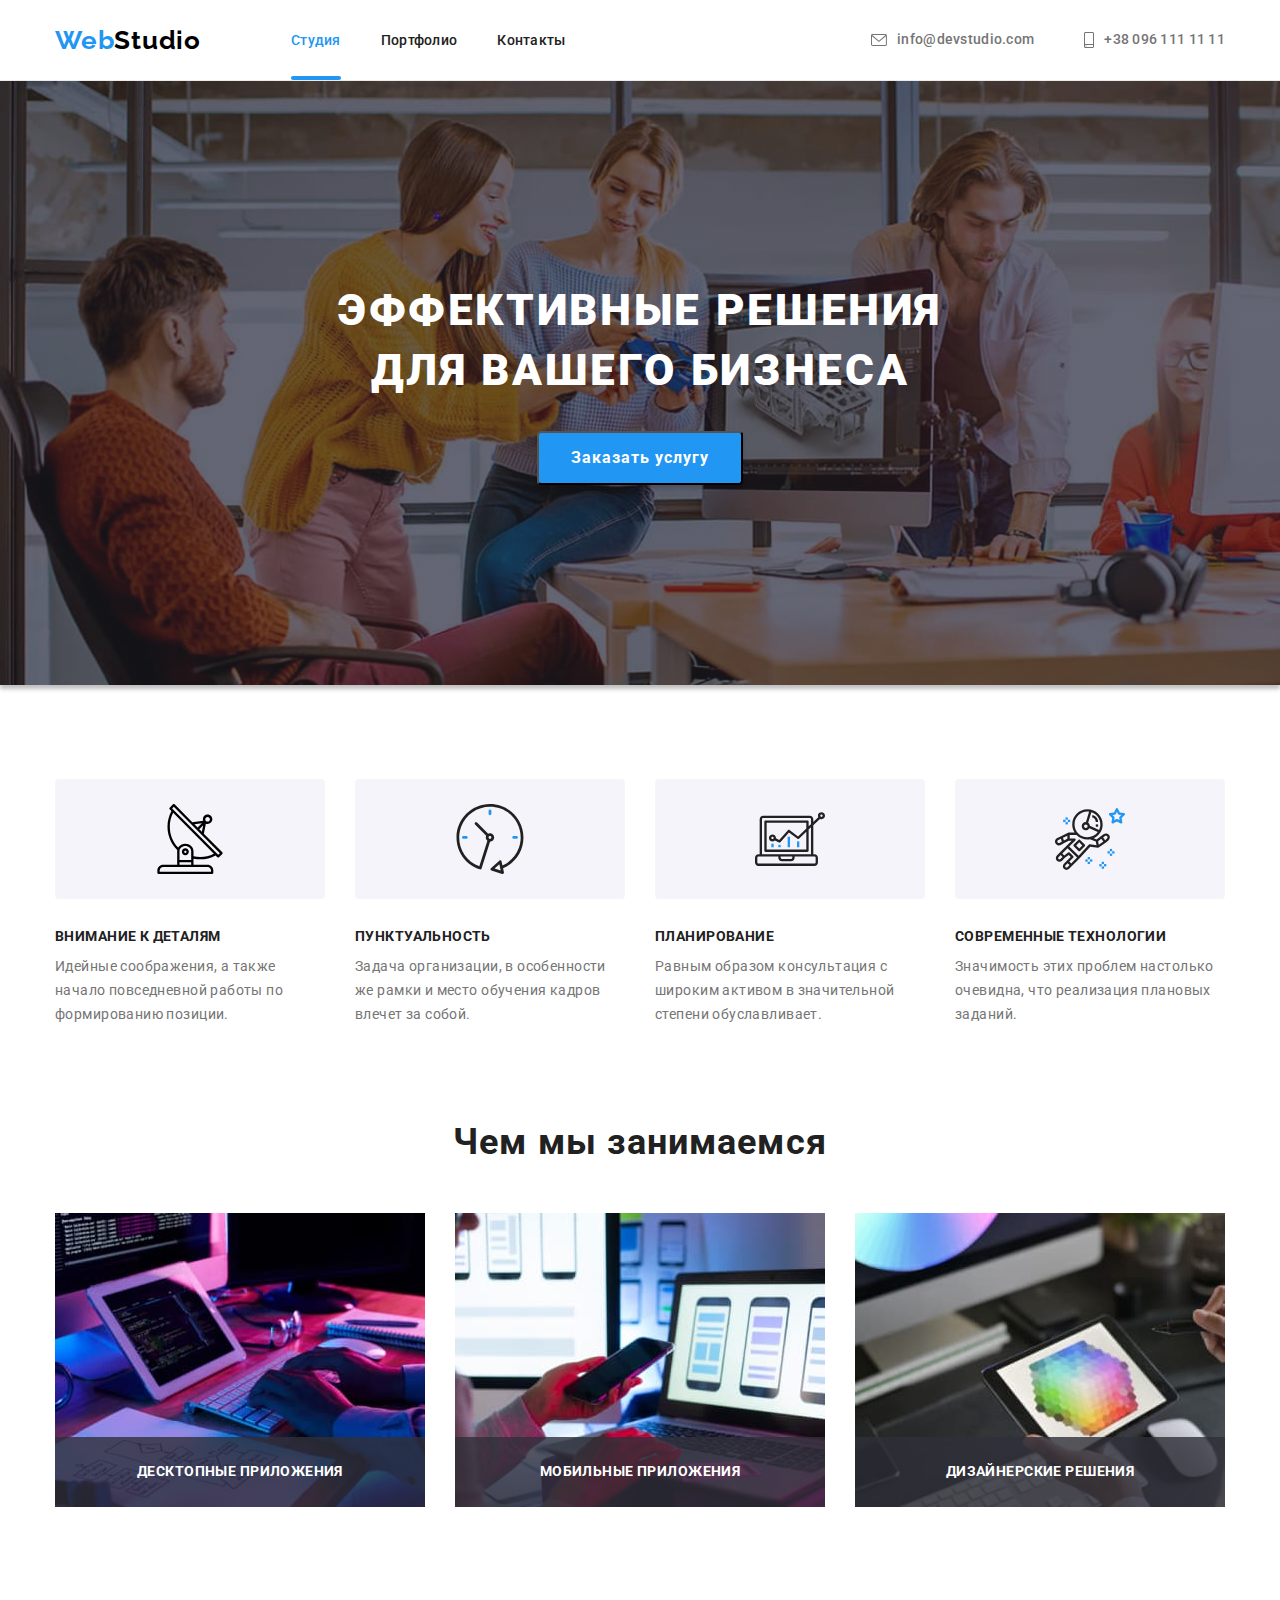
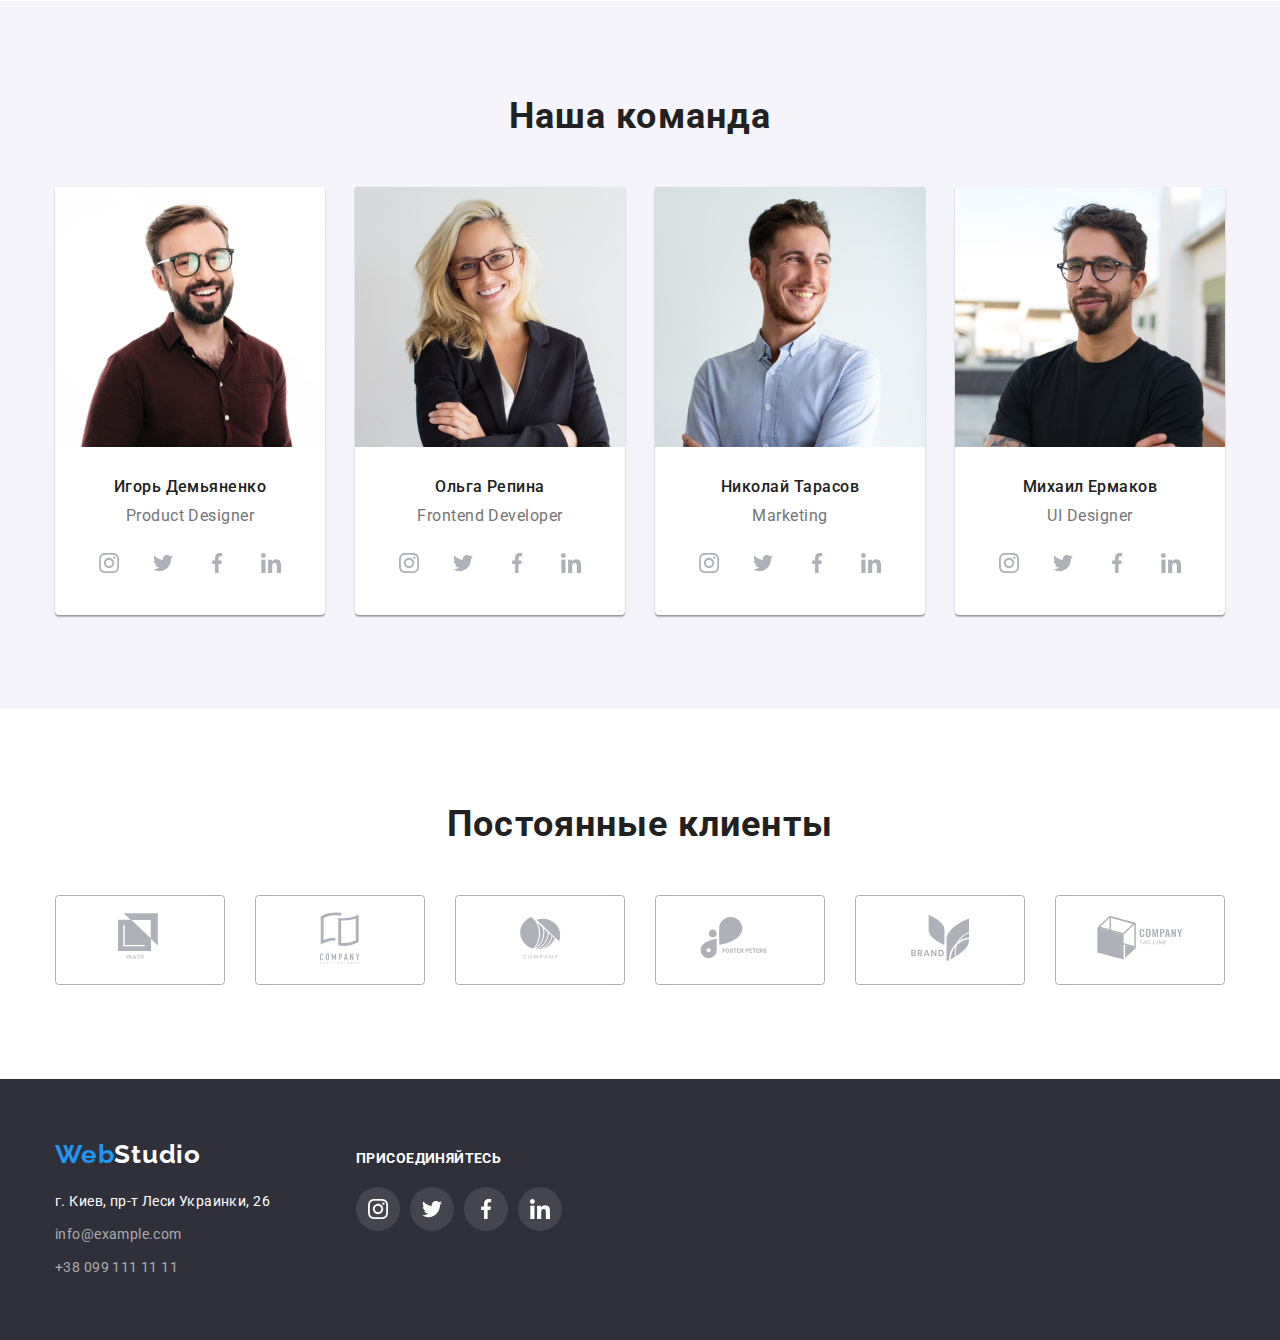
<file: index.html>
<!DOCTYPE html>
<html lang="ru">
<head>
    <meta charset="UTF-8">
    <meta name="viewport" content="width=device-width, initial-scale=1.0">
    <title>Веб Студия</title>
    <link rel="stylesheet" href="https://cdnjs.cloudflare.com/ajax/libs/modern-normalize/1.0.0/modern-normalize.min.css">
    <link rel="preconnect" href="https://fonts.gstatic.com">
    <link href="https://fonts.googleapis.com/css2?family=Raleway:wght@700&family=Roboto:wght@400;500;700;900&display=swap"
        rel="stylesheet">
    <link rel="stylesheet" href="./css/styles.css" />
</head>
<body>
     <header class="header">
            <div class="container">
                <nav class="navigation">
                    <a class="logo link" lang="en" href=""><span class="logo-part">Web</span>Studio</a>
                    <ul class="navigation-list list">
                        <li class="navigation-item link">
                            <a class="navigation-link link active" href="">Студия</a>
                        </li>
                        <li class="navigation-item link">
                            <a class="navigation-link link" href="./portfolio.html">Портфолио</a>
                        </li>
                        <li class="navigation-item link">
                            <a class="navigation-link link" href="">Контакты</a>
                        </li>
                    </ul>
                </nav>
                <ul class="contact-list list">
                    <li class="contact-items">
                        <a class="contact-mail link" href="mailto:info@devstudio.com">
                            <svg class="contact-mail-icon" width="16" height="12">
                                <use href="./images/icons.svg#icon-envelope-hover"></use>
                            </svg>info@devstudio.com</a>
                    </li>
                    <li class="contact-items">
                        <a class="contact-tel link" href="tel:+380961111111">
                            <svg class="contact-tel-icon" width="10" height="16">
                                <use href="./images/icons.svg#icon-smartphone"></use>
                            </svg>+38 096 111 11 11</a>
                    </li>
                </ul>
            </div>
    </header>    
        <main>

            <!--Секция Hero-->
            
            <section class="hero">
                <div class="container">
                    <h1 class="hero-title">Эффективные решения для вашего бизнеса</h1>
                    <button class="modal-btn" type="button" data-modal-open>Заказать услугу</button>
                </div>
            </section>

            <!--Секция Преимущества-->

            <section class="advantages">
                <div class="container">
                    <h2 class="advantages-title visually-hidden">Преимущества Веб Студии</h2>
                    
                    <ul class="advantages-list list">
                        <li class="advantages-list-item">
                            <div class="advantages-icon-box">
                                <svg class="advantages-icon" width="70" height="70">
                                    <use href="./images/icons.svg#icon-antenna"></use>
                                </svg>
                            </div>
                            <h3 class="advantages-list-title">Внимание к деталям</h3>
                            <p class="advantages-description">Идейные соображения, а также начало повседневной работы по формированию
                                позиции.
                            </p>
                        </li>
                        <li class="advantages-list-item">
                            <div class="advantages-icon-box">
                                <svg class="advantages-icon" width="70" height="70">
                                    <use href="./images/icons.svg#icon-clock"></use>
                                </svg>
                            </div>
                            <h3 class="advantages-list-title">Пунктуальность</h3>
                            <p class="advantages-description">Задача организации, в особенности же рамки и место обучения кадров влечет за
                                собой.
                            </p>
                        </li>
                        <li class="advantages-list-item">
                            <div class="advantages-icon-box">
                                <svg class="advantages-icon" width="70" height="70">
                                    <use href="./images/icons.svg#icon-diagram"></use>
                                </svg>
                            </div>
                            <h3 class="advantages-list-title">Планирование</h3>
                            <p class="advantages-description">Равным образом консультация с широким активом в значительной степени
                                обуславливает.
                            </p>
                        </li>
                        <li class="advantages-list-item">
                            <div class="advantages-icon-box">
                                <svg class="advantages-icon" width="70" height="70">
                                    <use href="./images/icons.svg#icon-astronaut"></use>
                                </svg>
                            </div>
                            <h3 class="advantages-list-title">Современные технологии</h3>
                            <p class="advantages-description">Значимость этих проблем настолько очевидна, что реализация плановых заданий.
                            </p>
                        </li>
                    </ul>
                </div>
            </section>

            <!--Род деятельности-->

            <section class="company-skills">
                <div class="container">
                    <h2 class="company-description">Чем мы занимаемся</h2>
                    <ul class="skills list">
                        <li class="skills-gallary-item">
                            <div class="skills-thumb">
                                <img class="skills-images" src="./images/what-we-do/img-1.jpg" width="370" height="294"
                                    alt="Веб разработчик стилизирует сайт с помощью каскадной таблицы стилей." />
                                    <p class="skills-examples">Десктопные приложения</p>
                            </div>
                        </li>
                        <li class="skills-gallary-item">
                            <div class="skills-thumb"> 
                                <img class="skills-images" src="./images/what-we-do/img-2.jpg" width="370" height="294"
                                    alt="Веб дизайнер подбирает дизайн сайта для мобильного телефона." />
                                <p class="skills-examples">Мобильные приложения</p>
                            </div>
                        </li>
                        <li class="skills-gallary-item">
                            <div class="skills-thumb">
                                <img class="skills-images" src="./images/what-we-do/img-3.jpg" width="370" height="294"
                                    alt="Веб дизайнер смотрит на палитру цветов на планшете." />
                                <p class="skills-examples">Дизайнерские решения</p>
                            </div>
                        </li>
                    </ul>
                </div>
            </section>
            
            <!--Наша команда-->

            <section class="team">
                <div class="container">
                    <h2 class="company-description">Наша команда</h2>
                    <ul class="team-list list">
                        <li class="team-list-item">
                            <img class="team-member-photo" src="./images/team/img.jpg" width="270" height="260"
                                alt="Улыбающийся парень с бородой, в очках, бордовой рубашке." />
                           <div class="team-member-description">
                                <h3 class="team-member-name">Игорь Демьяненко</h3>
                                <p class="team-member-job" lang="en">Product Designer</p>
                                <ul class="social-list">
                                    <li class="social-list-item list">
                                        <a href="" class="social-list-link link">
                                            <svg class="social-list-icon" width="20" height="20">
                                                <use href="./images/icons.svg#icon-instagram"></use>
                                            </svg>
                                        </a>
                                    </li>
                                    <li class="social-list-item list">
                                        <a href="" class="social-list-link link">
                                            <svg class="social-list-icon" width="20" height="20">
                                                 <use href="./images/icons.svg#icon-twitter"></use>
                                            </svg>
                                        </a>
                                    </li>
                                    <li class="social-list-item list">
                                        <a href="" class="social-list-link link">
                                            <svg class="social-list-icon" width="20" height="20">
                                                <use href="./images/icons.svg#icon-facebook"></use>
                                            </svg>
                                        </a>
                                    </li>
                                    <li class="social-list-item list">
                                        <a href="" class="social-list-link link">
                                            <svg class="social-list-icon" width="20" height="20">
                                                <use href="./images/icons.svg#icon-linkedin"></use>
                                         </svg>
                                        </a>
                                    </li>
                                </ul>
                           </div>
                        </li>
                        <li class="team-list-item">
                            <img class="team-member-photo" src="./images/team/img-1.jpg" width="270" height="260"
                                alt="Улыбающаяся девушка блондинка, в очках и темно-сером пиджаке." />
                            <div class="team-member-description">
                                <h3 class="team-member-name">Ольга Репина</h3>
                                <p class="team-member-job" lang="en">Frontend Developer</p>
                                <ul class="social-list">
                                    <li class="social-list-item list">
                                        <a href="" class="social-list-link link">
                                            <svg class="social-list-icon" width="20" height="20">
                                                <use href="./images/icons.svg#icon-instagram"></use>
                                            </svg>
                                        </a>
                                    </li>
                                    <li class="social-list-item list">
                                        <a href="" class="social-list-link link">
                                            <svg class="social-list-icon" width="20" height="20">
                                                <use href="./images/icons.svg#icon-twitter"></use>
                                            </svg>
                                        </a>
                                    </li>
                                    <li class="social-list-item list">
                                        <a href="" class="social-list-link link">
                                            <svg class="social-list-icon" width="20" height="20">
                                                <use href="./images/icons.svg#icon-facebook"></use>
                                            </svg>
                                        </a>
                                    </li>
                                    <li class="social-list-item list">
                                        <a href="" class="social-list-link link">
                                            <svg class="social-list-icon" width="20" height="20">
                                                <use href="./images/icons.svg#icon-linkedin"></use>
                                            </svg>
                                        </a>
                                    </li>
                                </ul>
                            </div>
                        </li>
                        <li class="team-list-item">
                            <img class="team-member-photo" src="./images/team/img-2.jpg" width="270" height="260"
                                alt="Улыбающийся парень, смотрящий в сторону, в голубой рубашке." />
                            <div class="team-member-description">
                                <h3 class="team-member-name">Николай Тарасов</h3>
                                <p class="team-member-job" lang="en">Marketing</p>
                                <ul class="social-list">
                                    <li class="social-list-item list">
                                        <a href="" class="social-list-link link">
                                            <svg class="social-list-icon" width="20" height="20">
                                                <use href="./images/icons.svg#icon-instagram"></use>
                                            </svg>
                                        </a>
                                    </li>
                                    <li class="social-list-item list">
                                        <a href="" class="social-list-link link">
                                            <svg class="social-list-icon" width="20" height="20">
                                                <use href="./images/icons.svg#icon-twitter"></use>
                                            </svg>
                                        </a>
                                    </li>
                                    <li class="social-list-item list">
                                        <a href="" class="social-list-link link">
                                            <svg class="social-list-icon" width="20" height="20">
                                                <use href="./images/icons.svg#icon-facebook"></use>
                                            </svg>
                                        </a>
                                    </li>
                                    <li class="social-list-item list">
                                        <a href="" class="social-list-link link">
                                            <svg class="social-list-icon" width="20" height="20">
                                                <use href="./images/icons.svg#icon-linkedin"></use>
                                            </svg>
                                        </a>
                                    </li>
                                </ul>
                            </div>
                        </li>
                        <li class="team-list-item">
                            <img class="team-member-photo" src="./images/team/img-3.jpg" width="270" height="260"
                                alt="Улыбающийся парень с бородой, в очках и в черной футболке." />
                           <div class="team-member-description">
                                <h3 class="team-member-name">Михаил Ермаков</h3>
                                <p class="team-member-job" lang="en">UI Designer</p>
                                <ul class="social-list">
                                    <li class="social-list-item list">
                                        <a href="" class="social-list-link link">
                                            <svg class="social-list-icon" width="20" height="20">
                                                <use href="./images/icons.svg#icon-instagram"></use>
                                            </svg>
                                        </a>
                                    </li>
                                    <li class="social-list-item list">
                                        <a href="" class="social-list-link link">
                                            <svg class="social-list-icon" width="20" height="20">
                                                <use href="./images/icons.svg#icon-twitter"></use>
                                            </svg>
                                        </a>
                                    </li>
                                    <li class="social-list-item list">
                                        <a href="" class="social-list-link link">
                                            <svg class="social-list-icon" width="20" height="20">
                                                <use href="./images/icons.svg#icon-facebook"></use>
                                            </svg>
                                        </a>
                                    </li>
                                    <li class="social-list-item list">
                                        <a href="" class="social-list-link link">
                                            <svg class="social-list-icon" width="20" height="20">
                                                <use href="./images/icons.svg#icon-linkedin"></use>
                                            </svg>
                                        </a>
                                    </li>
                                </ul>
                           </div>
                        </li>
                    </ul>
                </div>
            </section>

            <!--Секция Клиенты-->
            <section class="regular-customers">
                <div class="container">
                    <h2 class="company-description">Постоянные клиенты</h2>
                      <ul class="regular-customers-list list">
                        <li class="regular-customers-list-item">
                            <a class="regular-customers-icon-box">
                                <svg class="regular-customers-icon" width="44" height="49">
                                    <use href="./images/icons.svg#icon-logo-1"></use>
                                </svg>
                            </a>
                        </li>
                        <li class="regular-customers-list-item">
                            <a class="regular-customers-icon-box">
                                <svg class="regular-customers-icon" width="40" height="52">
                                    <use href="./images/icons.svg#icon-logo-2"></use>
                                </svg>
                            </a>
                        </li>
                        <li class="regular-customers-list-item">
                            <a class="regular-customers-icon-box">
                                <svg class="regular-customers-icon" width="41" height="42">
                                    <use href="./images/icons.svg#icon-logo-3"></use>
                                </svg>
                            </a>
                        </li>
                        <li class="regular-customers-list-item">
                            <a class="regular-customers-icon-box">
                                <svg class="regular-customers-icon" width="80" height="42">
                                    <use href="./images/icons.svg#icon-logo-4"></use>
                                </svg>
                            </a>
                        </li>
                        <li class="regular-customers-list-item">
                            <a class="regular-customers-icon-box">
                                <svg class="regular-customers-icon" width="60" height="46">
                                    <use href="./images/icons.svg#icon-logo-5"></use>
                                </svg>
                            </a>
                        </li>
                        <li class="regular-customers-list-item">
                            <a class="regular-customers-icon-box">
                                <svg class="regular-customers-icon" width="88" height="44">
                                    <use href="./images/icons.svg#icon-logo-6"></use>
                                </svg>
                            </a>
                        </li>
                    </ul>
                </div>
            </section>
        </main>
     <footer class="footer">    
            <div class="container">
                <div class="left-side-footer-wrapper">
                    <a class="logo link" lang="en" href=""><span class="logo-part">Web</span><span
                            class="logo-dark-background">Studio</span></a>
                    <address class="address">
                        <ul class="address-list list">
                            <li class="address-list-item">
                                <a class="address-link link" href="https://goo.gl/maps/c7qryHXfXwKfHJzUA" target="_blank"
                                    rel="noopener noreferrer">г. Киев, пр-т Леси Украинки, 26</a>
                            </li>
                            <li class="address-list-item">
                                <a class="address-contact link" href="mailto:info@example.com">info@example.com</a>
                            </li>
                            <li class="address-list-item">
                                <a class="address-contact link" href="tel:+380991111111">+38 099 111 11 11</a>
                            </li>
                        </ul>
                    </address>
                </div>
                <div class="social-links-footer-wrapper">
                    <p class="enjoy-title">Присоединяйтесь</p>
                    <ul class="social-list-footer">
                        <li class="social-list-footer-item list">
                            <a href="" class="social-list-footer-link link">
                                <svg class="social-list-footer-icon" width="20" height="20">
                                    <use href="./images/icons.svg#icon-instagram"></use>
                                </svg>
                            </a>
                        </li>
                        <li class="social-list-footer-item list">
                            <a href="" class="social-list-footer-link link">
                                <svg class="social-list-footer-icon" width="20" height="20">
                                    <use href="./images/icons.svg#icon-twitter"></use>
                                </svg>
                            </a>
                        </li>
                        <li class="social-list-footer-item list">
                            <a href="" class="social-list-footer-link link">
                                <svg class="social-list-footer-icon" width="20" height="20">
                                    <use href="./images/icons.svg#icon-facebook"></use>
                                </svg>
                            </a>
                        </li>
                        <li class="social-list-footer-item list">
                            <a href="" class="social-list-footer-link link">
                                <svg class="social-list-footer-icon" width="20" height="20">
                                    <use href="./images/icons.svg#icon-linkedin"></use>
                                </svg>
                            </a>
                        </li>
                    </ul>
                </div>
            </div>
    </footer>
    <div class="backdrop is-hidden" data-modal>
        <div class="modal">
             <button type="button" class="modal-btn-close" data-modal-close> 
                <svg class="close-icon" width="11" height="11">
                    <use href="./images/icons.svg#icon-close"></use>
                </svg>
            </button>
        </div>
    </div>
    <script src="./js/modal.js"></script>
</body>
</html>
</file>
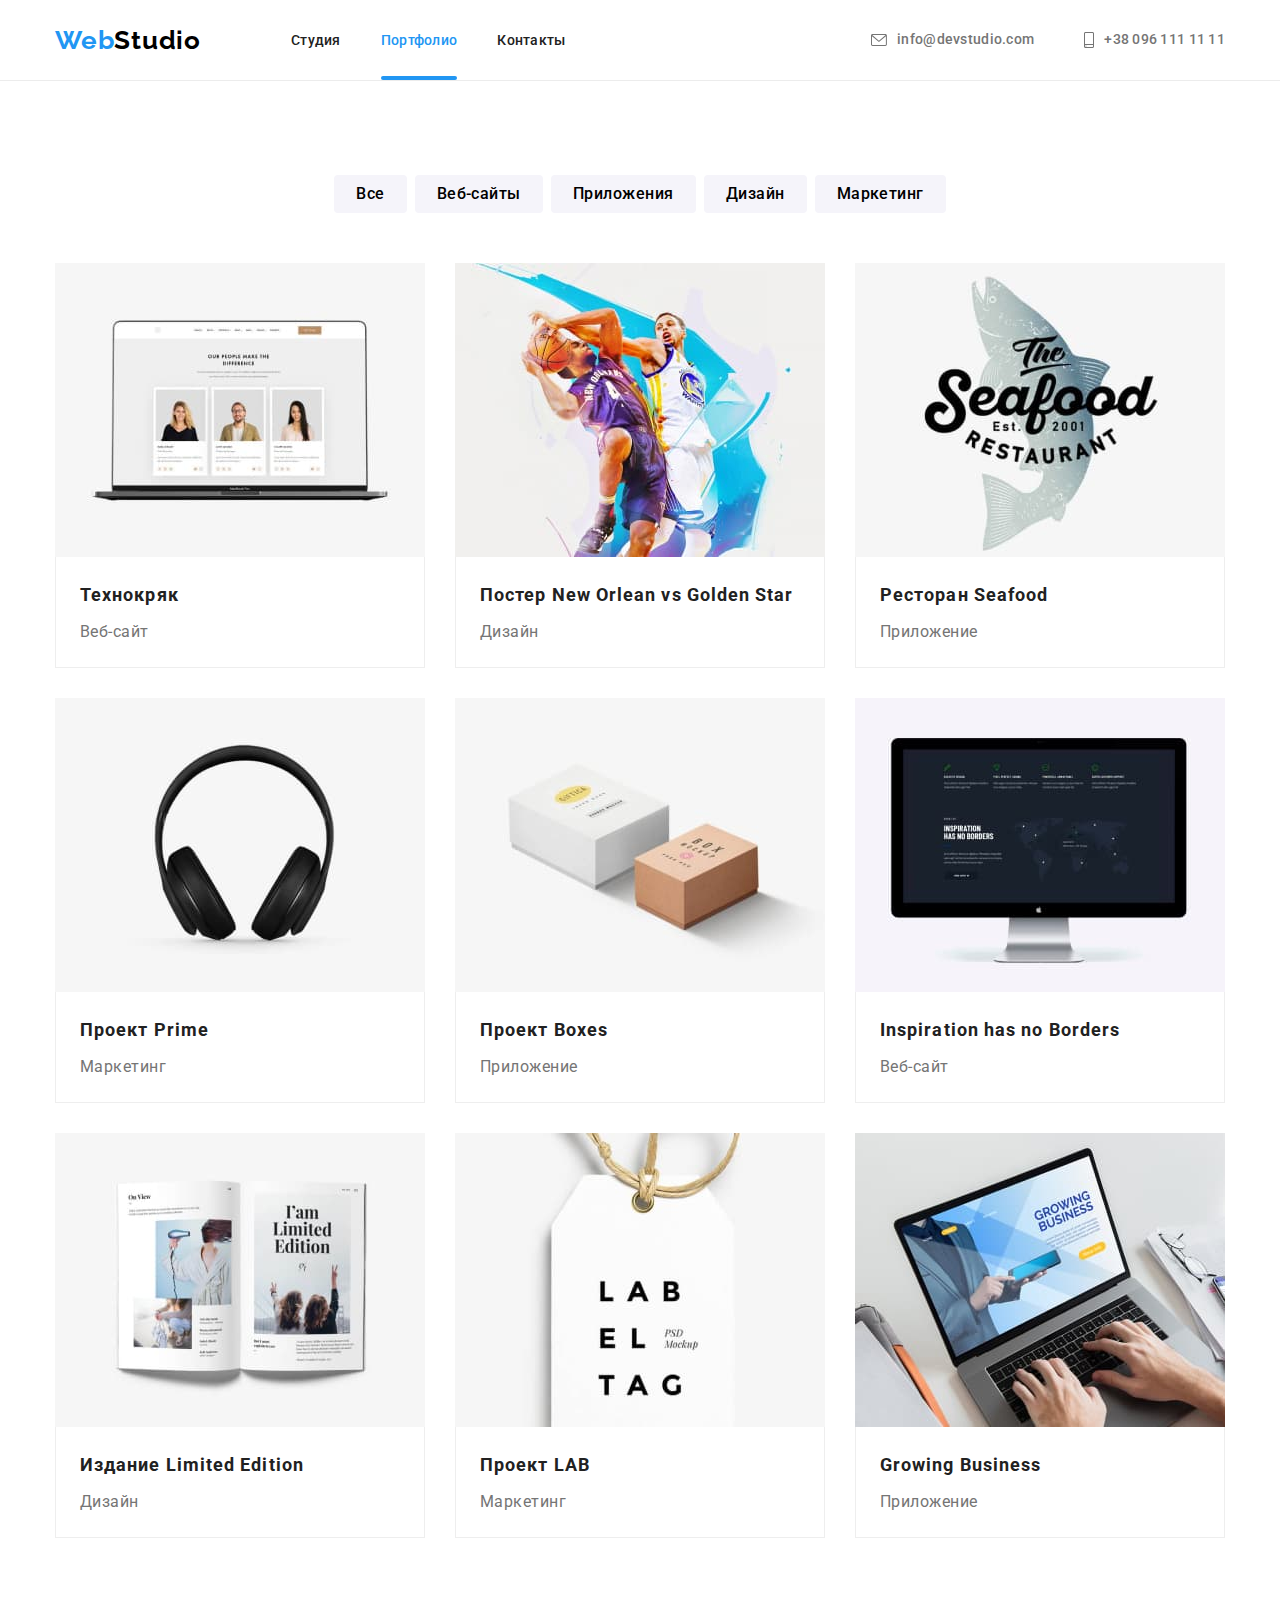
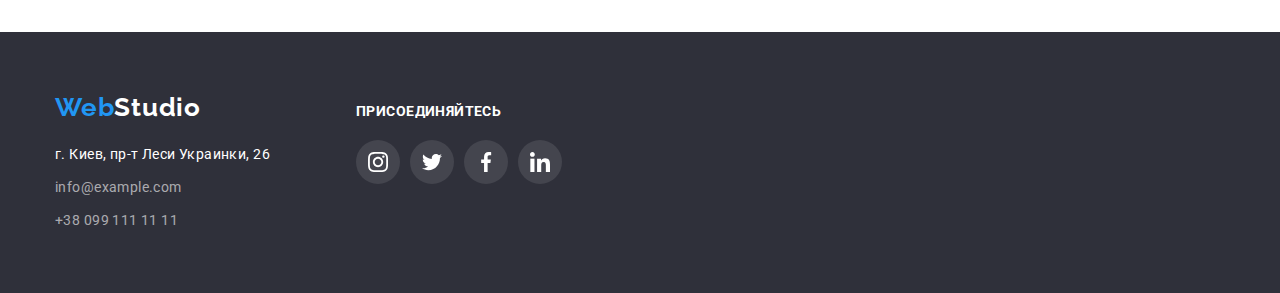
<file: portfolio.html>
<!DOCTYPE html>
<html lang="ru">

<head>
    <meta charset="UTF-8">
    <meta name="viewport" content="width=device-width, initial-scale=1.0">
    <title>Портфолио</title>
    <link rel="stylesheet" href="https://cdnjs.cloudflare.com/ajax/libs/modern-normalize/1.0.0/modern-normalize.min.css">
    <link rel="preconnect" href="https://fonts.gstatic.com">
    <link href="https://fonts.googleapis.com/css2?family=Raleway:wght@700&family=Roboto:wght@400;500;700;900&display=swap"
        rel="stylesheet">
    <link rel="stylesheet" href="./css/styles.css" />
</head>
<body>
    <header class="header">
        <div class="container">
            <nav class="navigation">
                <a class="logo link" lang="en" href=""><span class="logo-part">Web</span>Studio</a>
                <ul class="navigation-list list">
                    <li class="navigation-item link">
                        <a class="navigation-link link" href="./index.html">Студия</a>
                    </li>
                    <li class="navigation-item link">
                        <a class="navigation-link link active" href="">Портфолио</a>
                    </li>
                    <li class="navigation-item link">
                        <a class="navigation-link link" href="">Контакты</a>
                    </li>
                </ul>
            </nav>
            <ul class="contact-list list">
                <li class="contact-items">
                    <a class="contact-mail link" href="mailto:info@devstudio.com">
                        <svg class="contact-mail-icon" width="16" height="12">
                            <use href="./images/icons.svg#icon-envelope-hover"></use>
                        </svg>info@devstudio.com</a>
                </li>
                <li class="contact-items">
                    <a class="contact-tel link" href="tel:+380961111111">
                        <svg class="contact-tel-icon" width="10" height="16">
                            <use href="./images/icons.svg#icon-smartphone"></use>
                        </svg>+38 096 111 11 11</a>
                </li>
            </ul>
        </div>
    </header>
    <main>

        <!--Галлерея работ-->
        <section class="project-gallery">
            <h1 class="project-gallery-title visually-hidden">Галлерея работ</h1>
        
        <!--Список фильтров галлереи-->
               <div class="container">
                    <ul class="filter-btn-list list">
                        <li class="filter-btn-list-items">
                            <button class="filter-btn" type="button">Все</button>
                        </li>
                        <li class="filter-btn-list-items">
                            <button class="filter-btn" type="button">Веб-сайты</button>
                        </li>
                        <li class="filter-btn-list-items">
                            <button class="filter-btn" type="button">Приложения</button>
                        </li>
                        <li class="filter-btn-list-items">
                            <button class="filter-btn" type="button">Дизайн</button>
                        </li>
                        <li class="filter-btn-list-items">
                            <button class="filter-btn" type="button">Маркетинг</button>
                        </li>
                    </ul>

        <!-- Карточки работ -->
                    <ul class="project-list list">
                        <li class="project-item">
                            <a class="project-item-image link" href=""> 
                                <div class="project-item-thumb">
                                    <img src="./images/portfolio/technokhryak.jpg"
                                            alt="Изображение ноутбука с открытым веб-сайтом Технокряк" width="370" height="294" />
                                    <p class="overlay">Технокряк это современная площадка распространения коронавируса. Компании используют эту платформу
                                                для цифрового
                                                шпионажа и атак на защищённые сервера конкурентов.</p>
                                </div>
                                <div class="project-item-description">
                                        <h2 class="project-title">Технокряк</h2>
                                        <p class="project-description">Веб-сайт</p>
                                </div>
                            </a>
                        </li>
                    
                        <li class="project-item">
                            <a class="project-item-image link" href="">
                                <div class="project-item-thumb">
                                   <img src="./images/portfolio/poster.jpg"
                                    alt="Постер с двумя баскетболистами в прыжке и с мячом" width="370" height="294" />
                                    <p class="overlay">Технокряк это современная площадка распространения коронавируса. Компании используют эту платформу
                                        для цифрового
                                        шпионажа и атак на защищённые сервера конкурентов.</p>
                                </div>
                                <div class="project-item-description">
                                    <h2 class="project-title">Постер <span lang="en">New Orlean vs Golden Star</span></h2>
                                    <p class="project-description">Дизайн</p>
                                </div>
                            </a>
                        </li>
                    
                        <li class="project-item">
                            <a class="project-item-image link" href=""> 
                                <div class="project-item-thumb">
                                    <img src="./images/portfolio/seafood.jpg"
                                        alt="Логотип с названием ресторана на фоне большой рыбы" width="370" height="294" />
                                    <p class="overlay">Технокряк это современная площадка распространения коронавируса. Компании используют эту платформу
                                        для цифрового
                                        шпионажа и атак на защищённые сервера конкурентов.</p>
                                </div>
                                <div class="project-item-description">
                                    <h2 class="project-title">Ресторан <span lang="en">Seafood</span> </h2>
                                    <p class="project-description">Приложение</p>
                                </div>
                            </a>
                        </li>
                    
                        <li class="project-item">
                            <a class="project-item-image link" href=""> 
                                <div class="project-item-thumb">
                                    <img src="./images/portfolio/prime.jpg"
                                        alt="Изображение наушников с накладными амбушюрами" width="370" height="294" />
                                    <p class="overlay">Технокряк это современная площадка распространения коронавируса. Компании используют эту платформу
                                        для цифрового
                                        шпионажа и атак на защищённые сервера конкурентов.</p>
                                </div>
                               <div class="project-item-description">
                                    <h2 class="project-title">Проект <span lang="en">Prime</span></h2>
                                    <p class="project-description">Маркетинг</p>
                               </div>
                            </a>
                        </li>
                    
                        <li class="project-item">
                            <a class="project-item-image link" href=""> 
                                <div class="project-item-thumb">
                                    <img src="./images/portfolio/boxes.jpg"
                                        alt="Фото двух коробочек, белой и коричневой, разного размера на белом фоне" width="370" height="294" />
                                    <p class="overlay">Технокряк это современная площадка распространения коронавируса. Компании используют эту платформу
                                        для цифрового
                                        шпионажа и атак на защищённые сервера конкурентов.</p>
                                </div>
                                <div class="project-item-description">
                                    <h2 class="project-title">Проект <span lang="en">Boxes</span></h2>
                                    <p class="project-description">Приложение</p>
                                </div>
                            </a>
                        </li>
                    
                        <li class="project-item">
                            <a class="project-item-image link" href=""> 
                                <div class="project-item-thumb">
                                    <img src="./images/portfolio/web-site-inspiration.jpg"
                                        alt="Фото экрана компьютера с открытым сайтом" width="370" height="294" />
                                    <p class="overlay">Технокряк это современная площадка распространения коронавируса. Компании используют эту платформу
                                        для цифрового
                                        шпионажа и атак на защищённые сервера конкурентов.</p>
                                </div>
                                <div class="project-item-description">
                                    <h2 class="project-title" lang="en">Inspiration has no Borders</h2>
                                    <p class="project-description">Веб-сайт</p>
                                </div>
                            </a>
                        </li>
                    
                        <li class="project-item">
                            <a class="project-item-image link" href=""> 
                                <div class="project-item-thumb">
                                    <img src="./images/portfolio/design.jpg"
                                        alt="Разворот журнала на белом фоне" width="370" height="294" />
                                    <p class="overlay">Технокряк это современная площадка распространения коронавируса. Компании используют эту платформу
                                        для цифрового
                                        шпионажа и атак на защищённые сервера конкурентов.</p>
                                </div>
                                <div class="project-item-description">
                                    <h2 class="project-title">Издание <span lang="en">Limited Edition</span></h2>
                                    <p class="project-description">Дизайн</p>
                                </div>
                            </a>
                        </li>
                    
                        <li class="project-item">
                            <a class="project-item-image link" href=""> 
                                <div class="project-item-thumb">
                                    <img src="./images/portfolio/lab.jpg"
                                        alt="Лого фирмы с изображением бирки с надписью" width="370" height="294" />
                                    <p class="overlay">Технокряк это современная площадка распространения коронавируса. Компании используют эту платформу для цифрового
                                    шпионажа и атак на защищённые сервера конкурентов.</p>    
                                </div>
                                <div class="project-item-description">
                                    <h2 class="project-title">Проект <span lang="en">LAB</span></h2>
                                    <p class="project-description">Маркетинг</p>
                                </div>
                            </a>
                        </li>
                    
                        <li class="project-item">
                            <a class="project-item-image link" href=""> 
                                <div class="project-item-thumb">
                                    <img src="./images/portfolio/app.jpg" alt="Руки и ноутбук" width="370" height="294" />
                                    <p class="overlay">Технокряк это современная площадка распространения коронавируса. Компании используют эту платформу
                                        для цифрового
                                        шпионажа и атак на защищённые сервера конкурентов.</p>
                                </div>
                                <div class="project-item-description">
                                    <h2 class="project-title" lang="en">Growing Business</h2>
                                    <p class="project-description">Приложение</p>
                                </div>
                            </a>
                        </li>
                    </ul>
                </div>
    </section>            
    </main>

    <!--Футер -->
    <footer class="footer">
        <div class="container">
            <div class="left-side-footer-wrapper">
                <a class="logo link" lang="en" href=""><span class="logo-part">Web</span><span
                        class="logo-dark-background">Studio</span></a>
                <address class="address">
                    <ul class="address-list list">
                        <li class="address-list-item">
                            <a class="address-link link" href="https://goo.gl/maps/c7qryHXfXwKfHJzUA" target="_blank"
                                rel="noopener noreferrer">г. Киев, пр-т Леси Украинки, 26</a>
                        </li>
                        <li class="address-list-item">
                            <a class="address-contact link" href="mailto:info@example.com">info@example.com</a>
                        </li>
                        <li class="address-list-item">
                            <a class="address-contact link" href="tel:+380991111111">+38 099 111 11 11</a>
                        </li>
                    </ul>
                </address>
            </div>
            <div class="social-links-footer-wrapper">
                <p class="enjoy-title">Присоединяйтесь</p>
                <ul class="social-list-footer">
                    <li class="social-list-footer-item list">
                        <a href="" class="social-list-footer-link link">
                            <svg class="social-list-footer-icon" width="20" height="20">
                                <use href="./images/icons.svg#icon-instagram"></use>
                            </svg>
                        </a>
                    </li>
                    <li class="social-list-footer-item list">
                        <a href="" class="social-list-footer-link link">
                            <svg class="social-list-footer-icon" width="20" height="20">
                                <use href="./images/icons.svg#icon-twitter"></use>
                            </svg>
                        </a>
                    </li>
                    <li class="social-list-footer-item list">
                        <a href="" class="social-list-footer-link link">
                            <svg class="social-list-footer-icon" width="20" height="20">
                                <use href="./images/icons.svg#icon-facebook"></use>
                            </svg>
                        </a>
                    </li>
                    <li class="social-list-footer-item list">
                        <a href="" class="social-list-footer-link link">
                            <svg class="social-list-footer-icon" width="20" height="20">
                                <use href="./images/icons.svg#icon-linkedin"></use>
                            </svg>
                        </a>
                    </li>
                </ul>
            </div>
        </div>
    </footer>
</body>
</html>
</file>
<file: css/styles.css>
/* ------COMPONENTS----- */
:root {
  --main-font: 'Roboto', sans-serif;
  --secondary-font: 'Raleway', sans-serif;
  --accent-color: #2196f3;
  --alternative-accent-color: #188ce8;
  --first-text-color: #212121;
  --second-text-color: #757575;
  --alternative-second-text-color: rgba(255, 255, 255, 0.6);
  --third-text-color: #ffffff;
  --light-background-color: #f5f4fa;
  --dark-background-color: #2f303a;
  --btn-box-shadow-color: 0px 4px 4px rgba(0, 0, 0, 0.15);
  --logo-light-theme-color: #000;
  --social-icons-color-light-theme: #afb1b8;
  --overlay-background-color: rgba(33, 150, 243, 0.9);
}

body {
  font-family: var(--main-font);
  color: var(--first-text-color);
}

.link {
  text-decoration: none;
  color: var(--first-text-color);
}

.list {
  list-style: none;
}

.address {
  font-style: normal;
}

.active {
  color: var(--accent-color);
  position: relative;
}

h1,
h2,
h3,
h4,
h5,
h6,
p {
  margin: 0;
}

ul,
ol {
  margin: 0;
  padding: 0;
}

img {
  display: block;
}

.visually-hidden {
  position: absolute !important;
  clip: rect(1px 1px 1px 1px); /* IE6, IE7 */
  clip: rect(1px, 1px, 1px, 1px);
  padding: 0 !important;
  border: 0 !important;
  height: 1px !important;
  width: 1px !important;
  overflow: hidden;
}
/* ------END COMPONENTS----- */

/* HEADER */

.header {
  display: flex;
  align-items: center;
  border-bottom: 1px solid #ececec;
}

.container {
  margin: 0 auto;
  padding: 0 15px;
  width: 1200px;
}

.header .container {
  display: flex;
  align-items: center;
}

.navigation {
  display: flex;
  align-items: center;
}

.navigation-list {
  display: flex;
  align-items: center;
}

.contact-list,
.contact-items {
  display: flex;
  align-items: center;
}

.contact-list {
  margin-left: auto;
}

.contact-items:not(:last-child) {
  margin-right: 50px;
}

.logo {
  font-family: var(--secondary-font);
  font-weight: 700;
  font-size: 26px;
  line-height: 1.19;
  letter-spacing: 0.03em;
  color: var(--logo-light-theme-color);
  margin-right: 90px;
  padding-top: 24px;
  padding-bottom: 24px;
}

.logo-part {
  color: var(--accent-color);
}

.navigation-item:not(:last-child) {
  margin-right: 40px;
}

.navigation-link {
  font-weight: 500;
  font-size: 14px;
  line-height: 1.14;
  letter-spacing: 0.02em;
  padding-top: 32px;
  padding-bottom: 32px;

  transition-property: color;
  transition-duration: 250ms;
  transition-timing-function: cubic-bezier(0.4, 0, 0.2, 1);
}

.contact-mail,
.contact-tel {
  display: flex;
  align-items: center;

  padding-top: 32px;
  padding-bottom: 32px;
  font-weight: 500;
  font-size: 14px;
  line-height: 1.14;
  letter-spacing: 0.02em;
  color: var(--second-text-color);

  transition-property: color;
  transition-duration: 250ms;
  transition-timing-function: cubic-bezier(0.4, 0, 0.2, 1);
}

.contact-mail-icon,
.contact-tel-icon {
  margin-right: 10px;
  cursor: pointer;
  fill: currentColor;
}

.navigation-link:hover,
.navigation-link:focus,
.contact-mail:hover,
.contact-mail:focus,
.contact-tel:hover,
.contact-tel:focus {
  color: var(--accent-color);
}

.contact-mail:hover .contact-mail-icon,
.contact-mail:focus .contact-mail-icon,
.contact-tel:hover .contact-tel-icon,
.contact-tel:focus .contact-tel-icon {
  fill: currentColor;
}

.active::after {
  content: '';
  position: absolute;
  left: 0;
  bottom: 0;
  width: 100%;
  height: 4px;
  border-radius: 2px;
  background-color: currentColor;
}

/* HEADER END */

/* HERO */

.hero {
  text-align: center;
  max-width: 1600px;
  margin: 0 auto;
  background-color: var(--dark-background-color);
  background-image: linear-gradient(
      rgba(47, 48, 58, 0.4),
      rgba(47, 48, 58, 0.4)
    ),
    url('../images/hero-bgi/background.jpg');
  background-repeat: no-repeat;
  background-size: cover;
  box-shadow: 0px 4px 4px rgba(0, 0, 0, 0.25);
}

.hero .container {
  text-align: center;
  padding-top: 200px;
  padding-bottom: 200px;
}

.hero-title {
  max-width: 696px;
  margin-left: auto;
  margin-right: auto;
  margin-bottom: 30px;
  text-align: center;
  font-weight: 900;
  font-size: 44px;
  line-height: 1.36;
  letter-spacing: 0.06em;
  text-transform: uppercase;
  color: var(--third-text-color);
}

.modal-btn {
  min-width: 200px;
  padding: 10px 32px;

  font-family: inherit;
  font-weight: 700;
  font-size: 16px;
  line-height: 1.88;
  text-align: center;
  letter-spacing: 0.06em;
  cursor: pointer;
  border-radius: 4px;
  color: var(--third-text-color);
  background-color: var(--accent-color);
  box-shadow: var(--btn-box-shadow-color);

  transition: background-color 250ms cubic-bezier(0.4, 0, 0.2, 1);
}

.modal-btn:hover,
.modal-btn:focus {
  background-color: var(--alternative-accent-color);
  outline: none;
}

.backdrop {
  position: fixed;
  top: 0;
  left: 0;
  width: 100%;
  height: 100%;
  background-color: rgba(0, 0, 0, 0.2);
  visibility: visible;
  opacity: 1;
  transition: opacity 250ms cubic-bezier(0.4, 0, 0.2, 1);
}

.backdrop.is-hidden {
  opacity: 0;
  visibility: hidden;
  pointer-events: none;
}

.modal {
  position: absolute;
  top: 50%;
  left: 50%;
  transform: translate(-50%, -50%);

  display: flex;
  min-width: 528px;
  min-height: 581px;
  box-shadow: 0px 1px 3px rgba(0, 0, 0, 0.12), 0px 1px 1px rgba(0, 0, 0, 0.14),
    0px 2px 1px rgba(0, 0, 0, 0.2);
  border-radius: 4px;
  background-color: var(--third-text-color);

  transition: transform 500ms cubic-bezier(0.4, 0, 0.2, 1);
}

.modal-btn-close {
  position: absolute;
  top: 8px;
  right: 8px;
  display: flex;
  align-items: center;
  justify-content: center;

  padding: 0;
  width: 30px;
  height: 30px;
  border: 1px solid rgba(0, 0, 0, 0.1);
  border-radius: 50%;
  background-color: var(--third-text-color);
  outline: none;
  cursor: pointer;
}

/* HERO END */

/* ПРЕИМУЩЕСТВА */

.advantages {
  padding-top: 94px;
  padding-bottom: 47px;
}

.advantages .container {
  display: flex;
}

.advantages-list {
  display: flex;
  margin-left: -30px;
  margin-top: -30px;
}

.advantages-list-item {
  flex-basis: calc((100% - 120px) / 4);
  margin-left: 30px;
  margin-top: 30px;
}

.advantages-icon-box {
  display: flex;
  align-items: center;
  justify-content: center;
  background: var(--light-background-color);
  border-radius: 4px;
  width: 270px;
  height: 120px;
  margin-bottom: 30px;
}

.advantages-list-title {
  font-weight: 700;
  font-size: 14px;
  line-height: 1.14;
  letter-spacing: 0.03em;
  text-transform: uppercase;
  margin-bottom: 10px;
}

.advantages-description {
  font-size: 14px;
  line-height: 1.71;
  letter-spacing: 0.03em;
  color: var(--second-text-color);
}

/* ПРЕИМУЩЕСТВА END */

/*РОД ДЕЯТЕЛЬНОСТИ*/

.company-skills {
  padding-top: 47px;
  padding-bottom: 94px;
}

.skills {
  display: flex;
  flex-wrap: wrap;
  margin-left: -30px;
  margin-top: -30px;
}

.company-description {
  font-weight: 700;
  font-size: 36px;
  line-height: 1.17;
  text-align: center;
  letter-spacing: 0.03em;
  margin-bottom: 50px;
}

.skills-gallary-item {
  flex-basis: calc((100% - 90px) / 3);
  margin-left: 30px;
  margin-top: 30px;
}

.skills-thumb {
  position: relative;
}

.skills-examples {
  position: absolute;
  left: 0;
  bottom: 0;
  min-width: 370px;
  min-height: 70px;
  padding: 27px 0;

  font-weight: 700;
  font-size: 14px;
  line-height: 1.14;
  text-align: center;
  letter-spacing: 0.03em;
  text-transform: uppercase;
  color: var(--third-text-color);
  background-color: rgba(47, 48, 58, 0.8);
}
/* END - РОД ДЕЯТЕЛЬНОСТИ */

/* НАША КОМАНДА */

.team {
  background-color: var(--light-background-color);
  padding-bottom: 94px;
  padding-top: 94px;
}

.team-list {
  display: flex;
  flex-wrap: wrap;
  margin-left: -30px;
  margin-top: -30px;
}

.team-list-item {
  box-shadow: 0px 1px 3px rgba(0, 0, 0, 0.12), 0px 1px 1px rgba(0, 0, 0, 0.14),
    0px 2px 1px rgba(0, 0, 0, 0.2);
  border-radius: 0px 0px 4px 4px;
  background-color: var(--third-text-color);
  flex-basis: calc((100% - 120px) / 4);
  margin-left: 30px;
  margin-top: 30px;
}

.team-member-description {
  padding: 30px 32px;
}

.team-member-name {
  font-weight: 500;
  font-size: 16px;
  line-height: 19px;
  text-align: center;
  letter-spacing: 0.03em;
  margin-bottom: 10px;
}

.team-member-job {
  font-size: 16px;
  line-height: 19px;
  text-align: center;
  letter-spacing: 0.03em;
  color: var(--second-text-color);
  margin-bottom: 16px;
}

.social-list-link {
  display: flex;
  align-items: center;
  justify-content: center;
  width: 44px;
  height: 44px;
  border-radius: 50%;

  transition: background-color 250ms cubic-bezier(0.4, 0, 0.2, 1);
}

.social-list-icon {
  fill: var(--social-icons-color-light-theme);
  transition: fill 250ms cubic-bezier(0.4, 0, 0.2, 1);
}

.social-list-link:hover .social-list-icon,
.social-list-link:focus .social-list-icon {
  fill: var(--third-text-color);
}

.social-list-link:hover,
.social-list-link:focus {
  background-color: var(--accent-color);
}

.social-list {
  display: flex;
  align-items: center;
  justify-content: space-between;
}

/* НАША КОМАНДА END*/

/* GALLERY */

.project-gallery {
  padding-bottom: 94px;
  padding-top: 94px;
}

.filter-btn-list {
  display: flex;
  text-align: center;
}

.filter-btn-list {
  justify-content: center;
  margin-bottom: 50px;
}

.filter-btn-list-items:not(:last-child) {
  margin-right: 8px;
}

.filter-btn {
  border-radius: 4px;
  border: none;
  padding: 6px 22px;

  font-family: inherit;
  font-weight: 500;
  font-size: 16px;
  line-height: 1.62;
  text-align: center;
  letter-spacing: 0.03em;
  background-color: var(--light-background-color);
  cursor: pointer;

  transition: background-color 250ms cubic-bezier(0.4, 0, 0.2, 1),
    color 250ms cubic-bezier(0.4, 0, 0.2, 1),
    box-shadow 250ms cubic-bezier(0.4, 0, 0.2, 1);
}

.filter-btn:hover,
.filter-btn:focus {
  background-color: var(--accent-color);
  color: var(--third-text-color);
  box-shadow: 0px 3px 1px rgba(0, 0, 0, 0.1), 0px 1px 2px rgba(0, 0, 0, 0.08),
    0px 2px 2px rgba(0, 0, 0, 0.12);
}

.project-list {
  display: flex;
  flex-wrap: wrap;
  margin-left: -30px;
  margin-top: -30px;
}

.project-item {
  display: flex;
  flex-basis: calc((100% - 270px) / 3);
  margin-left: 30px;
  margin-top: 30px;
}

.project-item-description {
  padding: 20px 24px;
  border: 1px solid #eeeeee;
  border-top: none;
}

.project-item-image {
  display: block;
  transition: box-shadow 250ms cubic-bezier(0.4, 0, 0.2, 1);
}

.project-item-image:hover,
.project-item-image:focus {
  box-shadow: 0px 1px 1px rgba(0, 0, 0, 0.12), 0px 4px 4px rgba(0, 0, 0, 0.06),
    1px 4px 6px rgba(0, 0, 0, 0.16);
}

.project-title {
  font-weight: 700;
  font-size: 18px;
  line-height: 2;
  letter-spacing: 0.06em;
  margin-bottom: 4px;
}

.project-description {
  font-size: 16px;
  line-height: 1.88;
  letter-spacing: 0.03em;
  color: var(--second-text-color);
}

.project-item-thumb {
  position: relative;
  overflow: hidden;
}

.overlay {
  position: absolute;
  overflow: auto;
  width: 100%;
  height: 100%;
  padding: 63px 24px;

  font-weight: 400;
  font-size: 18px;
  line-height: 1.56;
  letter-spacing: 0.03em;
  color: var(--third-text-color);
  background-color: var(--overlay-background-color);

  transform: translatey(0);
  transition: transform 250ms cubic-bezier(0.4, 0, 0.2, 1);
}

.project-item-image:hover .overlay,
.project-item-image:focus .overlay {
  transform: translatey(-100%);
}

/* WORK GALLERY END*/

/* REGULAR CUSTOMERS*/

.regular-customers {
  display: flex;
  padding-top: 94px;
  padding-bottom: 94px;
}

.regular-customers-list {
  display: flex;
  flex-wrap: wrap;
  justify-content: center;
  align-items: center;
  margin-left: -30px;
  margin-top: -30px;
}

.regular-customers-list-item {
  display: flex;
  justify-content: center;
  align-items: center;
  flex-basis: calc((100% - 180px) / 6);
  margin-left: 30px;
  margin-top: 30px;
  border-radius: 4px;
  min-height: 90px;

  border: 1px solid var(--social-icons-color-light-theme);
  color: var(--social-icons-color-light-theme);

  transition: border 250ms cubic-bezier(0.4, 0, 0.2, 1);
}

.regular-customers-list-item:hover,
.regular-customers-list-item:focus {
  fill: var(--accent-color);
  border: 1px solid var(--accent-color);
}

.regular-customers-icon {
  fill: currentColor;
  transition: fill 250ms cubic-bezier(0.4, 0, 0.2, 1);
}

.regular-customers-list-item:hover .regular-customers-icon,
.regular-customers-list-item:focus .regular-customers-icon {
  fill: var(--accent-color);
}

/*END REGULAR CUSTOMER*/

/* FOOTER */
.footer {
  background-color: var(--dark-background-color);
  padding-top: 60px;
  padding-bottom: 60px;
}

.address-list,
.address-list-item,
.address-contact {
  display: flex;
  flex-direction: column;
}

.footer .logo {
  display: block;
  margin-right: 0;
  margin-bottom: 20px;
  padding: 0;
}

.logo-dark-background {
  color: var(--third-text-color);
}

.address-link {
  font-size: 14px;
  line-height: 1.71;
  letter-spacing: 0.03em;
  color: var(--third-text-color);
}

.address-contact {
  display: block;
  font-size: 14px;
  line-height: 1.71;
  letter-spacing: 0.03em;
  color: var(--alternative-second-text-color);

  transition: color 250ms cubic-bezier(0.4, 0, 0.2, 1);
}

.address-list {
  min-width: 231px;
  min-height: 81px;
}

.address-list-item:not(:last-child) {
  margin-bottom: 9px;
}

.address-contact:hover,
.address-contact:focus {
  color: var(--accent-color);
}

.footer .container {
  display: flex;
  align-items: baseline;
}

.left-side-footer-wrapper {
  margin-right: 70px;
}

.enjoy-title {
  font-weight: 700;
  font-size: 14px;
  line-height: 1.14;
  letter-spacing: 0.03em;
  text-transform: uppercase;
  color: var(--third-text-color);
  margin-bottom: 20px;
}

.social-list-footer {
  display: flex;
  align-items: center;
  justify-content: center;
  justify-content: space-between;
}

.social-list-footer-item:not(:last-child) {
  margin-right: 10px;
}

.social-list-footer-link {
  display: flex;
  align-items: center;
  justify-content: center;
  width: 44px;
  height: 44px;
  border-radius: 50%;
  background-color: rgba(255, 255, 255, 0.1);
  transition: background-color 250ms cubic-bezier(0.4, 0, 0.2, 1);
}

.social-list-footer-icon {
  fill: var(--third-text-color);
}

.social-list-footer-link:hover,
.social-list-footer-link:focus {
  background-color: var(--accent-color);
}

/* FOOTER END*/
</file>
